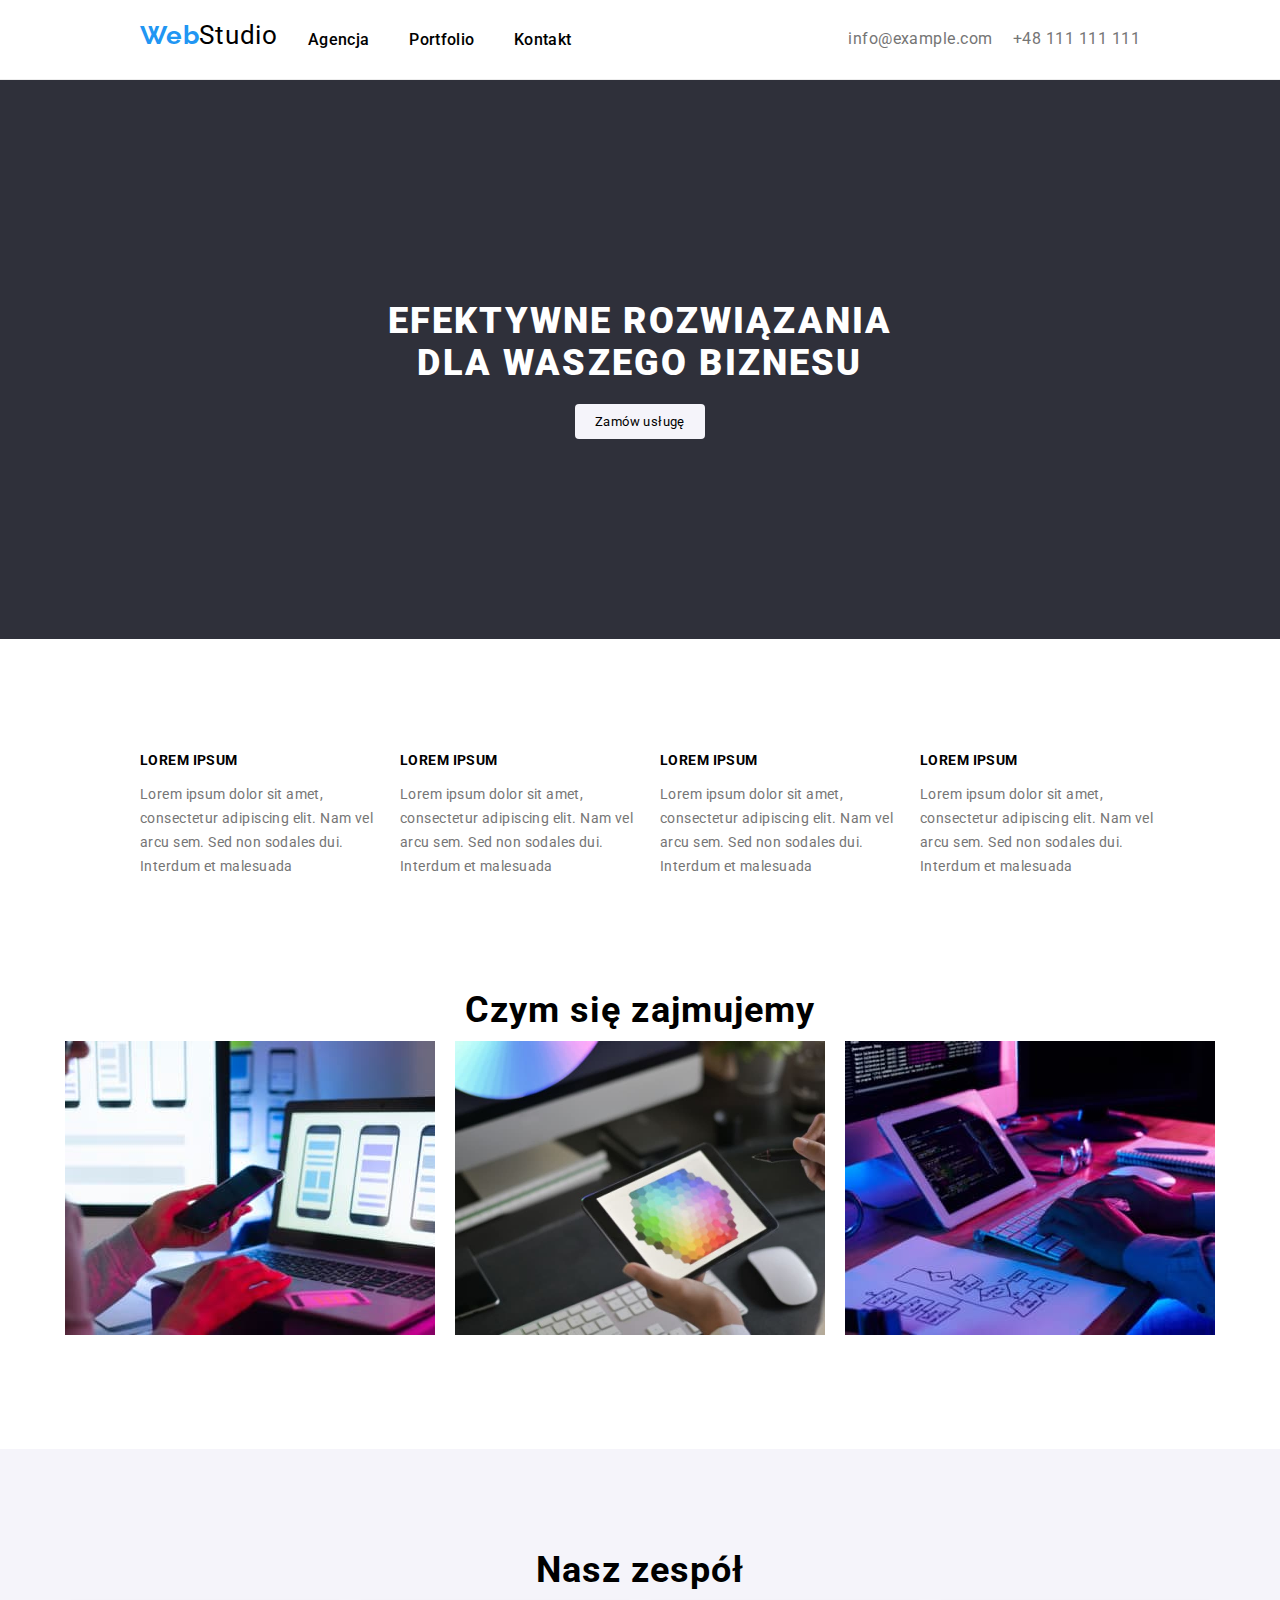
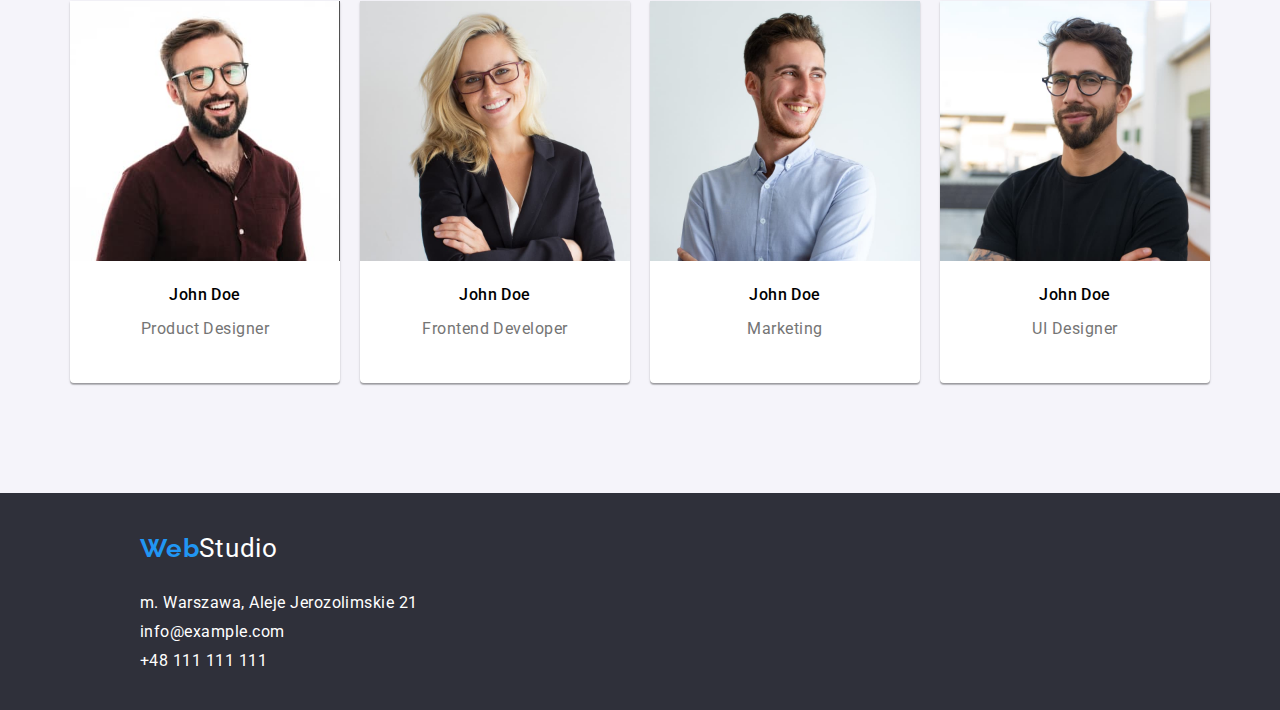
<file: index.html>
<!DOCTYPE html>
<html lang="pl">
  <head>
    <title>WebStudio</title>
    <link rel="stylesheet" href="CSS/styles.css" />
    <link href="https://fonts.googleapis.com/css2?family=Raleway:wght@700&family=Roboto:wght@400;500;700;900&display=swap"
    rel="stylesheet" />
  </head>

  <body>
    <header class="header">
      <div>
        <h1>
          <a id="header-logo" href="index.html">Web<span>Studio</span></a>
        </h1>

        <nav>
         <a href="#Agencja">Agencja</a>
         <a href="portfolio.html">Portfolio</a>
         <a href="#Kontakt">Kontakt</a>
        </nav>
      </div>
      <div>
        <ul>
          <li>
            <a class="contact" href="mailto:info@example.com">info@example.com</a>
          </li>
          <li>
            <a class="contact" href="tel:+48111111111">+48 111 111 111</a>
          </li>
        </ul>
      </div>
    </header>
    <main>
      <section class="order-service">
        <h2>
          EFEKTYWNE ROZWIĄZANIA <br />
          DLA WASZEGO BIZNESU
        </h2>
        <button class="order-service-button" type="button">Zamów usługę</button>
      </section>

      <section class="conteiner">
        <ul class="lorem">
          <li class="lorem-item">
            <h3>LOREM IPSUM</h3>
            <p>
              Lorem ipsum dolor sit amet, consectetur adipiscing elit. Nam vel
              arcu sem. Sed non sodales dui. Interdum et malesuada
            </p>
          </li>
          <li class="lorem-item">
            <h3>LOREM IPSUM</h3>
            <p>
              Lorem ipsum dolor sit amet, consectetur adipiscing elit. Nam vel
              arcu sem. Sed non sodales dui. Interdum et malesuada
            </p>
          </li>
          <li class="lorem-item">
              <h3>LOREM IPSUM</h3>
              <p>
                Lorem ipsum dolor sit amet, consectetur adipiscing elit. Nam vel
                arcu sem. Sed non sodales dui. Interdum et malesuada
              </p>
          </li>
          <li class="lorem-item">
              <h3>LOREM IPSUM</h3>
              <p>
                Lorem ipsum dolor sit amet, consectetur adipiscing elit. Nam vel
                arcu sem. Sed non sodales dui. Interdum et malesuada
              </p>
          </li>
        </ul>
      </section>

      <section class="what-we-do">
        <h2>Czym się zajmujemy</h2>
        <ul class="what-we-do-ul">
          <li class="what-we-do-item">
            <img
              src="images/index/image1.jpg"
              alt="Image"
              width="370"
              height="294"
            />
          </li>
          <li class="what-we-do-item">
            <img
              src="images/index/image2.jpg"
              alt="Image"
              width="370"
              height="294"
            />
          </li>
          <li class="what-we-do-item">
            <img
              src="images/index/image3.jpg"
              alt="Image"
              width="370"
              height="294"
            />
          </li>
        </ul>
      </section>

      <section class="our-team">
        <h2>Nasz zespół</h2>
        <ul class="our-team-ul">
          <li class="our-team-item">
            <img
              class="JohnDoe-img"
              src="images/index/JohnDoe1.jpg"
              alt="John Doe"
              width="270"
              height="260"
            />
            <h4 class="JohnDoe">John Doe</p>
            <p class="johndoe-profesion">Product Designer</p>
          </li>
          <li class="our-team-item">
            <img
              class="JohnDoe-img"
              src="images/index/JohnDoe2.jpg"
              alt="John Doe"
              width="270"
              height="260"
            />
            <h4 class="JohnDoe">John Doe</p>
            <p class="johndoe-profesion">Frontend Developer</p>
          </li>
          <li class="our-team-item">
            <img
              class="JohnDoe-img"
              src="images/index/JohnDoe3.jpg"
              alt="John Doe"
              width="270"
              height="260"
            />
            <h4 class="JohnDoe">John Doe</p>
            <p class="johndoe-profesion">Marketing</p>
          </li>
          <li class="our-team-item">
            <img
              class="JohnDoe-img"
              src="images/index/JohnDoe4.jpg"
              alt="John Doe"
              width="270"
              height="260"
            />
            <h4 class="JohnDoe">John Doe</p>
            <p class="johndoe-profesion">UI Designer</p>
          </li>
        </ul>
      </section>
    </main>

    <footer class="footer">
      <a id="header-logo" href="index.html">Web<span>Studio</span></a>
      <address>
        <ul class="footer-adress">
          <li>
            <a
            href="https://goo.gl/maps/Qp6rXrRGgBQag5R5A"
            target="_blank"
            rel="noreferrer noopener"
            >m. Warszawa, Aleje Jerozolimskie 21</a
            >
          </li>
          <li> 
            <a class="contact" href="mailto:info@example.com"
            >info@example.com
            </a>
          </li>
          <li>
            <a class="contact" href="tel:+48111111111">+48 111 111 111</a>
          </li>
        </ul>
      </address>
    </footer>
  </body>
</html>
</file>
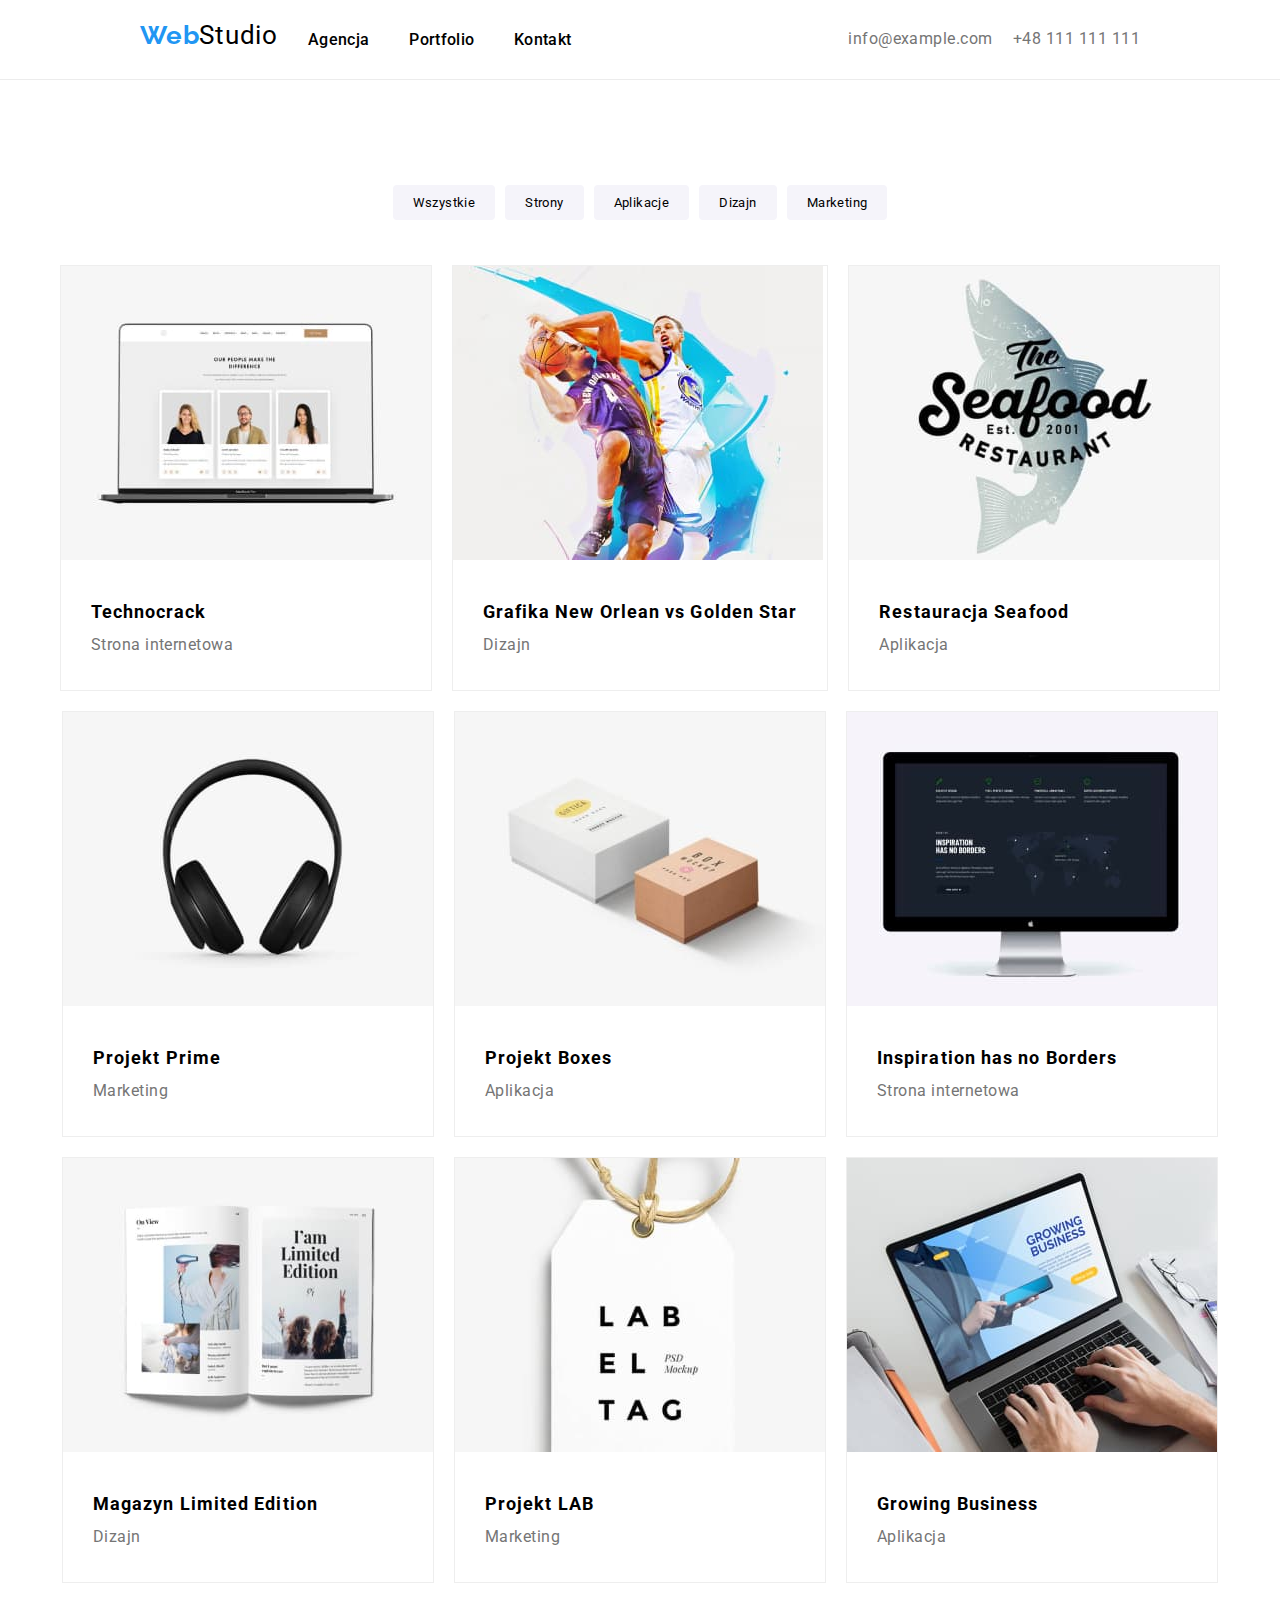
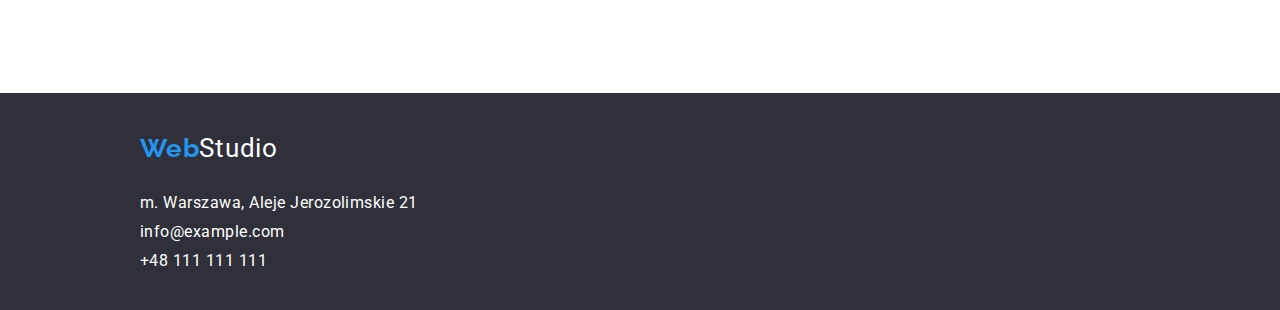
<file: portfolio.html>
<!DOCTYPE html>
<html lang="pl">
  <head>
    <title>WebStudio</title>
    <link rel="stylesheet" href="CSS/styles.css" />
    <link href="https://fonts.googleapis.com/css2?family=Raleway:wght@700&family=Roboto:wght@400;500;700;900&display=swap"
      rel="stylesheet" />
  </head>

  <body>
    <header class="header">
      <div>
        <h1>
          <a id="header-logo" href="index.html">Web<span>Studio</span></a>
        </h1>
    
        <nav>
          <a href="#Agencja">Agencja</a>
          <a href="portfolio.html">Portfolio</a>
          <a href="#Kontakt">Kontakt</a>
        </nav>
      </div>
      <div>
        <ul>
          <li>
            <a class="contact" href="mailto:info@example.com">info@example.com</a>
          </li>
          <li>
            <a class="contact" href="tel:+48111111111">+48 111 111 111</a>
          </li>
        </ul>
      </div>
    </header>
    <main class="section">
      <section class="conteiner">
        <div class="portfolio-button">
        <ul>
          <li>
            <button type="button">Wszystkie</button>
          </li>
          <li>
            <button type="button">Strony</button>
          </li>
          <li>
            <button type="button">Aplikacje</button>
          </li>
          <li>
            <button type="button">Dizajn</button>
          </li>
          <li>
            <button type="button">Marketing</button>
          </li>
        </ul>
        </div>
      </section>
      <section class="portfolio-conteiner">
        <div class="portfolio">
        <ul>
          <li>
            <img
              src="images/portfolio/portfolio1.jpg"
              alt="portfolio"
              width="370"
              height="294"
            />
            <h3>Technocrack</p>
            <p>Strona internetowa</p>
          </li>
          <li>
            <img
              src="images/portfolio/portfolio2.jpg"
              alt="portfolio"
              width="370"
              height="294"
            />
            <h3>Grafika New Orlean vs Golden Star</p>
            <p>Dizajn</p>
          </li>
          <li>
            <img
              src="images/portfolio/portfolio3.jpg"
              alt="portfolio"
              width="370"
              height="294"
            />
            <h3>Restauracja Seafood</p>
            <p>Aplikacja</p>
          </li>
          <li>
            <img
              src="images/portfolio/portfolio4.jpg"
              alt="portfolio"
              width="370"
              height="294"
            />
            <h3>Projekt Prime</p>
            <p>Marketing</p>
          </li>
          <li>
            <img
              src="images/portfolio/portfolio5.jpg"
              alt="portfolio"
              width="370"
              height="294"
            />
            <h3>Projekt Boxes</p>
            <p>Aplikacja</p>
          </li>
          <li>
            <img
              src="images/portfolio/portfolio6.jpg"
              alt="portfolio"
              width="370"
              height="294"
            />
            <h3>Inspiration has no Borders</p>
            <p>Strona internetowa</p>
          </li>
          <li>
            <img
              src="images/portfolio/portfolio7.jpg"
              alt="portfolio"
              width="370"
              height="294"
            />
            <h3>Magazyn Limited Edition</p>
            <p>Dizajn</p>
          </li>
          <li>
            <img
              src="images/portfolio/portfolio8.jpg"
              alt="portfolio"
              width="370"
              height="294"
            />
            <h3>Projekt LAB</p>
            <p>Marketing</p>
          </li>
          <li>
            <img
              src="images/portfolio/portfolio9.jpg"
              alt="portfolio"
              width="370"
              height="294"
            />
            <h3>Growing Business</p>
            <p>Aplikacja</p>
          </li>
        </ul>
      </div>
      </section>
    </main>

<footer class="footer">
  <a id="header-logo" href="index.html">Web<span>Studio</span></a>
  <address>
    <ul class="footer-adress">
      <li>
        <a href="https://goo.gl/maps/Qp6rXrRGgBQag5R5A" target="_blank" rel="noreferrer noopener">m. Warszawa, Aleje
          Jerozolimskie 21</a>
      </li>
      <li>
        <a class="contact" href="mailto:info@example.com">info@example.com
        </a>
      </li>
      <li>
        <a class="contact" href="tel:+48111111111">+48 111 111 111</a>
      </li>
    </ul>
  </address>
</footer>
  </body>
</html>
</file>
<file: CSS/styles.css>
* {
  box-sizing: border-box;
  margin: 0;
  padding: 0;
  list-style: none;
  text-decoration: none;

  font-family: "Roboto";
  font-style: normal;
  font-weight: 400;
  letter-spacing: 0.03em;
  color: black;
}
.conteiner {
  max-width: 1600px;
  height: 100%;
}
ul {
  display: flex;
}

/*heder*/
.header {
  padding: 10px;
  padding-left: 130px;
  padding-right: 110px;
  max-width: 1600px;
  height: 100%;

  display: flex;
  align-items: baseline;
  justify-content: space-between;
  border-bottom: 1px solid #ececec;
}
.header div {
  display: flex;
}
nav {
  display: flex;
}
nav a {
  padding: 20px;
  font-weight: 500;
  letter-spacing: 0.02em;
}

.header ul {
  display: flex;
  padding: 10px;
}

#header-logo {
  display: flex;
  padding: 10px;
  font-family: "Raleway";
  font-weight: 700;
  font-size: 26px;
  color: #2196f3;
}
#heder-logo span {
  font-family: "Raleway";
  font-weight: 700;
  font-size: 26px;
}
/* footer*/
.footer {
  padding: 30px;
  padding-left: 130px;
  padding-right: 110px;
  max-width: 1600px;
  height: 100%;
  background: #2f303a;
  display: flex;
  flex-direction: column;
}
.footer li {
  padding-top: 10px;
}
.footer a {
  color: white;
}
.footer span {
  color: white;
}
.footer-adress {
  padding: 10px;
  display: flex;
  flex-direction: column;
  height: 100%;
  justify-items: left;
}

/* lorem */
.lorem {
  flex-wrap: wrap;
  padding: 30px;
  padding-top: 100px;
  padding-left: 130px;
  padding-right: 110px;
}
.lorem-item {
  flex-basis: calc(100% / 4);
  padding: 10px;
}
.lorem-item p {
  font-size: 14px;
  line-height: 171%;
  padding-top: 10px;

  color: #757575;
}
.lorem-item h3 {
  font-weight: 700;
  font-size: 14px;
  line-height: 171%;
  text-transform: uppercase;
}
/* Zamów*/
.order-service {
  display: flex;
  max-width: 1600px;
  height: 100%;
  background: #2f303a;
  padding-top: 200px;
  padding-bottom: 200px;
  flex-direction: column;
  justify-content: center;
  align-content: center;
  justify-items: center;
  align-items: center;
}

.order-service h2 {
  color: white;
  font-weight: 900;
  letter-spacing: 0.06em;
  text-transform: uppercase;
  padding: 20px;
}
.order-service-button {
  padding-bottom: 10px;
  padding-top: 10px;
  padding-right: 20px;
  padding-left: 20px;
  background: #f5f4fa;
  border-style: none;
  border-radius: 4px;
  border-color: #f5f4fa;
  color: black;
}

/* Czym się zajmujemy*/
.what-we-do {
  max-width: 1600px;
  height: 100%;
  padding-bottom: 100px;
  padding-top: 70px;
}
.what-we-do-ul {
  justify-content: center;
  align-items: center;
}
.what-we-do-item {
  padding: 10px;
}
/* Nasz zespół*/
.our-team {
  max-width: 1600px;
  height: 100%;
  background: #f5f4fa;
  padding-bottom: 100px;
  padding-top: 100px;
}
.our-team-ul {
  justify-content: center;
  align-items: center;
}
.our-team .our-team-item {
  background: white;
  box-shadow: 0px 1px 3px rgba(0, 0, 0, 0.12), 0px 1px 1px rgba(0, 0, 0, 0.14),
    0px 2px 1px rgba(0, 0, 0, 0.2);
  border-radius: 0px 0px 4px 4px;
  padding-bottom: 40px;
  margin: 10px;
  text-align: center;
  text-justify: center;
}

h2 {
  font-weight: 700;
  font-size: 36px;
  line-height: 42px;
  text-align: center;
}
.our-team h4 {
  font-weight: 500;
  font-size: 16px;
  line-height: 19px;
  padding-top: 20px;
}
.our-team p {
  font-size: 16px;
  color: #757575;
  padding: 5px;
}

/* portfolio buttons*/

.portfolio-button ul {
  padding-top: 100px;
  justify-content: center;
  align-content: center;
}

.portfolio-button li {
  padding: 5px;
}
.portfolio-button button {
  padding-bottom: 10px;
  padding-top: 10px;
  padding-right: 20px;
  padding-left: 20px;
  background: #f5f4fa;
  border-style: none;
  border-radius: 4px;
  border-color: #f5f4fa;
  color: black;
}

/* portfolio*/
.portfolio-conteiner {
  max-width: 1600px;
  height: 100%;
  padding-top: 30px;
  padding-bottom: 100px;
}
.portfolio {
  display: flex;
  height: 100%;
}
.portfolio ul {
  flex-wrap: wrap;
  justify-content: center;
  align-content: center;
}
.portfolio li {
  border: 1px solid #eeeeee;
  flex-basis: calc((100%-20px) / 3);
  margin: 10px;
  align-items: center;
}
/*.portfolio li {
  flex-grow: 1;
  padding: 10px;
}*/
.portfolio h3 {
  padding: 30px;
  font-weight: 700;
  font-size: 18px;
  line-height: 200%;
  letter-spacing: 0.06em;
}
.portfolio p {
  font-size: 16px;
  line-height: 188%;
  color: #757575;
}

/* Nadpisania */

.contact {
  color: #757575;
  padding-right: 20px;
}

button:hover {
  box-shadow: 4px 4px 4px rgba(0, 0, 0, 0.15);
  border-radius: 4px;
  background-color: #2196f3;
  border-color: #2196f3;
  color: #ffffff;
  cursor: pointer;
}

a:hover {
  color: #2196f3;
  border-color: #2196f3;
  cursor: pointer;
}
</file>
